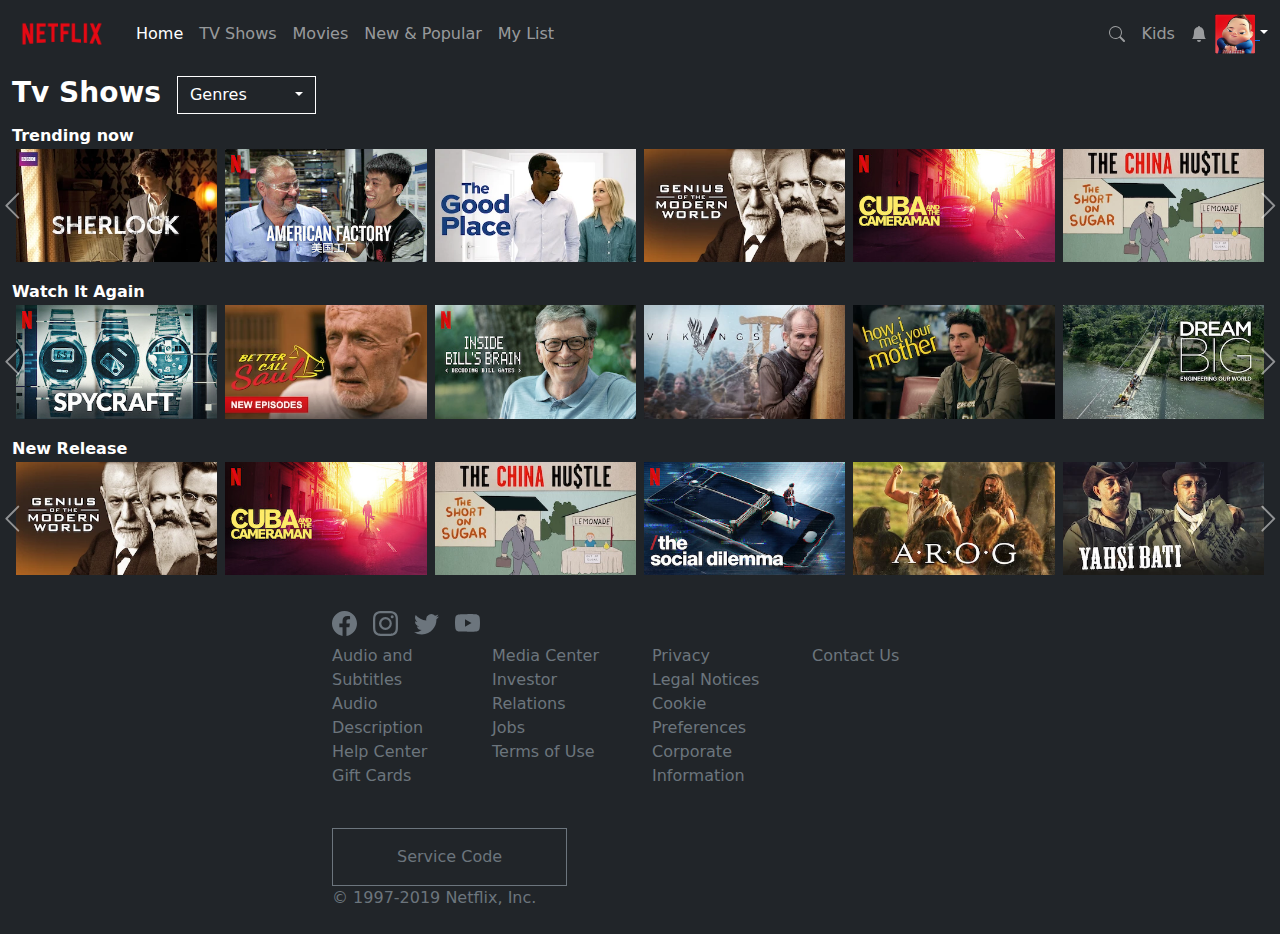
<file: index.html>
<!DOCTYPE html>
<html lang="en">
  <head>
    <meta charset="UTF-8" />
    <meta name="viewport" content="width=device-width, initial-scale=1.0" />
    <link
      href="https://cdn.jsdelivr.net/npm/bootstrap@5.3.3/dist/css/bootstrap.min.css"
      rel="stylesheet"
      integrity="sha384-QWTKZyjpPEjISv5WaRU9OFeRpok6YctnYmDr5pNlyT2bRjXh0JMhjY6hW+ALEwIH"
      crossorigin="anonymous"/>
    <link rel="stylesheet" href="https://cdn.jsdelivr.net/npm/bootstrap-icons@1.11.3/font/bootstrap-icons.min.css" />
    <link rel="stylesheet" href="./style.css">
    <title>NETFLIX CLONE</title>
  </head>

  <body class="bg-dark">
    <header>
        <nav class="navbar navbar-expand-lg navbar-dark bg-dark">
            <div class="container-fluid">
                <!-- Logo o brand -->
                <a class="navbar-brand" href="#">
                    <img src="./Netflix-assets/assets/netflix_logo.png" alt="Netflix Logo" width="100" height="auto">
                </a>
        
                <!-- Bottone per il menu a tendina su dispositivi mobili -->
                <button class="navbar-toggler" type="button" data-bs-toggle="collapse" data-bs-target="#navbarNav" aria-controls="navbarNav" aria-expanded="false" aria-label="Toggle navigation">
                    <span class="navbar-toggler-icon"></span>
                </button>
        
                <!-- Contenuto della navbar -->
                <div class="collapse navbar-collapse" id="navbarNav">
                    <ul class="navbar-nav me-auto mb-2 mb-lg-0">
                        <li class="nav-item">
                            <a class="nav-link active" aria-current="page" href="#">Home</a>
                        </li>
                        <li class="nav-item">
                            <a class="nav-link" href="#">TV Shows</a>
                        </li>
                        <li class="nav-item">
                            <a class="nav-link" href="#">Movies</a>
                        </li>
                        <li class="nav-item">
                            <a class="nav-link" href="#">New & Popular</a>
                        </li>
                        <li class="nav-item">
                            <a class="nav-link" href="#">My List</a>
                        </li>
                    </ul>
        
                    <!-- Elementi allineati a destra -->

                    <ul class="navbar-nav ms-auto">
                        <li class="nav-item">
                            <a class="nav-link" href="#">
                                <svg xmlns="http://www.w3.org/2000/svg" width="16" height="16" fill="currentColor" class="bi bi-search" viewBox="0 0 16 16">
                                    <path d="M11.742 10.344a6.5 6.5 0 1 0-1.397 1.398h-.001q.044.06.098.115l3.85 3.85a1 1 0 0 0 1.415-1.414l-3.85-3.85a1 1 0 0 0-.115-.1zM12 6.5a5.5 5.5 0 1 1-11 0 5.5 5.5 0 0 1 11 0"/>
                                </svg>
                            </a>
                        </li>
                        <li class="nav-item">
                            <a class="nav-link" href="#">Kids</a>
                        </li>
                        <li class="nav-item">
                            <a class="nav-link" href="#">
                                <svg xmlns="http://www.w3.org/2000/svg" width="16" height="16" fill="currentColor" class="bi bi-bell-fill" viewBox="0 0 16 16">
                                    <path d="M8 16a2 2 0 0 0 2-2H6a2 2 0 0 0 2 2m.995-14.901a1 1 0 1 0-1.99 0A5 5 0 0 0 3 6c0 1.098-.5 6-2 7h14c-1.5-1-2-5.902-2-7 0-2.42-1.72-4.44-4.005-4.901"/>
                                  </svg>
                            </a>
                        </li>
                        <li class="nav-item">
                            <div class="dropdown">
                                <!-- Immagine del profilo (pulsante del dropdown) -->
                                <a class="dropdown-toggle" href="#" role="button" data-bs-toggle="dropdown" aria-expanded="false">
                                    <!--  -->
                                    <img src="./Netflix-assets/assets/avatar.png" alt="avatar" class="avatar-img img-fluid" >
                                </a>
                                <!-- Menu a tendina personalizzato -->
                                <ul class="dropdown-menu dropdown-menu-end bg-dark text-secondary rounded-0 border border-white shadow">
                                    <li>
                                        <a class="dropdown-item text-white" href="#">
                                            <img id="kids-icon" src="./Netflix-assets/assets/kids_icon.png" alt="kids_icon">
                                        </a>
                                    </li>
                                    <li class="d-flex align-items-center px-2">
                                        <svg xmlns="http://www.w3.org/2000/svg" width="16" height="16" fill="currentColor" class="bi bi-pencil" viewBox="0 0 16 16">
                                            <path d="M12.146.146a.5.5 0 0 1 .708 0l3 3a.5.5 0 0 1 0 .708l-10 10a.5.5 0 0 1-.168.11l-5 2a.5.5 0 0 1-.65-.65l2-5a.5.5 0 0 1 .11-.168zM11.207 2.5 13.5 4.793 14.793 3.5 12.5 1.207zm1.586 3L10.5 3.207 4 9.707V10h.5a.5.5 0 0 1 .5.5v.5h.5a.5.5 0 0 1 .5.5v.5h.293zm-9.761 5.175-.106.106-1.528 3.821 3.821-1.528.106-.106A.5.5 0 0 1 5 12.5V12h-.5a.5.5 0 0 1-.5-.5V11h-.5a.5.5 0 0 1-.468-.325"/>
                                        </svg>
                                        <a class="dropdown-item text-white" href="./profile.html">Manage Profiles</a>
                                    </li>

                                    <li class="d-flex align-items-center px-2">
                                        <svg xmlns="http://www.w3.org/2000/svg" fill="none" role="img" viewBox="0 0 24 24" width="24" height="24" data-icon="ProfileArrowStandard" aria-hidden="true">
                                            <path fill-rule="evenodd" clip-rule="evenodd" d="M6 1C3.79086 1 2 2.79086 2 5V17C2 19.2091 3.79086 21 6 21H9.58579L8.29289 22.2929L9.70711 23.7071L12.7071 20.7071C13.0976 20.3166 13.0976 19.6834 12.7071 19.2929L9.70711 16.2929L8.29289 17.7071L9.58579 19H6C4.89543 19 4 18.1046 4 17V5C4 3.89543 4.89543 3 6 3H18C19.1046 3 20 3.89543 20 5V17C20 18.1046 19.1046 19 18 19H15V21H18C20.2091 21 22 19.2091 22 17V5C22 2.79086 20.2091 1 18 1H6ZM7.5 10C8.32843 10 9 9.32843 9 8.5C9 7.67157 8.32843 7 7.5 7C6.67157 7 6 7.67157 6 8.5C6 9.32843 6.67157 10 7.5 10ZM18 8.5C18 9.32843 17.3284 10 16.5 10C15.6716 10 15 9.32843 15 8.5C15 7.67157 15.6716 7 16.5 7C17.3284 7 18 7.67157 18 8.5ZM16.402 12.1985C15.7973 12.6498 14.7579 13 13.5 13C12.2421 13 11.2027 12.6498 10.598 12.1985L9.40195 13.8015C10.4298 14.5684 11.9192 15 13.5 15C15.0808 15 16.5702 14.5684 17.598 13.8015L16.402 12.1985Z" fill="currentColor"></path>
                                        </svg>
                                        <a class="dropdown-item text-white" href="#">Transfer Profile</a>
                                    </li>

                                    <li class="d-flex align-items-center px-2">
                                        <svg xmlns="http://www.w3.org/2000/svg" width="16" height="16" fill="currentColor" class="bi bi-person" viewBox="0 0 16 16">
                                            <path d="M8 8a3 3 0 1 0 0-6 3 3 0 0 0 0 6m2-3a2 2 0 1 1-4 0 2 2 0 0 1 4 0m4 8c0 1-1 1-1 1H3s-1 0-1-1 1-4 6-4 6 3 6 4m-1-.004c-.001-.246-.154-.986-.832-1.664C11.516 10.68 10.289 10 8 10s-3.516.68-4.168 1.332c-.678.678-.83 1.418-.832 1.664z"/>
                                        </svg>
                                        <a class="dropdown-item text-white" href="#">Account</a>
                                    </li>
                                    <li class="d-flex align-items-center px-2">
                                        <svg xmlns="http://www.w3.org/2000/svg" width="16" height="16" fill="currentColor" class="bi bi-question-circle" viewBox="0 0 16 16">
                                            <path d="M8 15A7 7 0 1 1 8 1a7 7 0 0 1 0 14m0 1A8 8 0 1 0 8 0a8 8 0 0 0 0 16"/>
                                            <path d="M5.255 5.786a.237.237 0 0 0 .241.247h.825c.138 0 .248-.113.266-.25.09-.656.54-1.134 1.342-1.134.686 0 1.314.343 1.314 1.168 0 .635-.374.927-.965 1.371-.673.489-1.206 1.06-1.168 1.987l.003.217a.25.25 0 0 0 .25.246h.811a.25.25 0 0 0 .25-.25v-.105c0-.718.273-.927 1.01-1.486.609-.463 1.244-.977 1.244-2.056 0-1.511-1.276-2.241-2.673-2.241-1.267 0-2.655.59-2.75 2.286m1.557 5.763c0 .533.425.927 1.01.927.609 0 1.028-.394 1.028-.927 0-.552-.42-.94-1.029-.94-.584 0-1.009.388-1.009.94"/>
                                        </svg>
                                        <a class="dropdown-item text-white" href="#">Help Center</a>
                                    </li>
                                    <li><hr class="dropdown-divider bg-white"></li>
                                    <li><a class="dropdown-item text-white" href="#">Sign Out of Netflix</a></li>
                                </ul>
                            </div>
                        </li>
                    </ul>
                </div>
            </div>
        </nav>
    </header>
    <!-- ---------------------------------------- -->
    <main>
      <section>
        <div class="container-fluid py-2">

          <div class="d-flex gap-3">
            <h1 class="text-white fs-3 fw-bold mb-0 pb-3">Tv Shows</h1>

            <div class="dropdown">
              <button class="btn bg-dark text-white rounded-0 border border-white dropdown-toggle" type="button" data-bs-toggle="dropdown" aria-expanded="false">Genres</button>
              <ul class="dropdown-menu bg-dark text-white rounded-0 border border-white shadow">
                <li><a class="dropdown-item text-white" href="#">Teen</a></li>
                <li><a class="dropdown-item text-white" href="#">Anime</a></li>
                <li><a class="dropdown-item text-white" href="#">Action</a></li>
                <li><a class="dropdown-item text-white" href="#">Kids</a></li>
                <li><a class="dropdown-item text-white" href="#">British</a></li>
                <li><a class="dropdown-item text-white" href="#">Comedies</a></li>
                <li><a class="dropdown-item text-white" href="#">Docuseries</a></li>
                <li><a class="dropdown-item text-white" href="#">Dramas</a></li>
                <li><a class="dropdown-item text-white" href="#">European</a></li>
                <li><a class="dropdown-item text-white" href="#">Sci-Fi & Fantasy</a></li>
                <li><a class="dropdown-item text-white" href="#">Mystery & Thriller</a></li>
                <li><a class="dropdown-item text-white" href="#">Horror</a></li>
                <li><a class="dropdown-item text-white" href="#">International</a></li>
                <li><a class="dropdown-item text-white" href="#">Italian</a></li>
                <li><a class="dropdown-item text-white" href="#">Reality & Talk Shows</a></li>
                <li><a class="dropdown-item text-white" href="#">Romantic</a></li>
                <li><a class="dropdown-item text-white" href="#">Science & Nature</a></li>
                <li><a class="dropdown-item text-white" href="#">Sports</a></li>
                <li><a class="dropdown-item text-white" href="#">Thriller</a></li>
                <li><a class="dropdown-item text-white" href="#">USA</a></li>
              </ul>
            </div>
          </div>
          <!-- ------------------------------------------------- -->
          <h2 class="text-white fs-6 fw-bold mb-0">Trending now</h2>
          <div id="trending-now" class="carousel slide">
            <div class="carousel-inner">
              <div class="carousel-item active">
                <div class="container-fluid">
                  <div class="row">
                    <div class="col-lg-2 col-md-4 col-sm-6 p-1">
                      <img src="./Netflix-assets/assets/media/media0.webp" class="d-block w-100 img-fluid" alt="..." />
                    </div>
                    <div class="col-lg-2 col-md-4 col-sm-6 p-1">
                      <img src="./Netflix-assets/assets/media/media1.jpg" class="d-block w-100 img-fluid" alt="..." />
                    </div>
                    <div class="col-lg-2 col-md-4 col-sm-6 p-1">
                      <img src="./Netflix-assets/assets/media/media2.webp" class="d-block w-100 img-fluid" alt="..." />
                    </div>
                    <div class="col-lg-2 col-md-4 col-sm-6 p-1">
                      <img src="./Netflix-assets/assets/media/media3.webp" class="d-block w-100 img-fluid" alt="..." />
                    </div>
                    <div class="col-lg-2 col-md-4 col-sm-6 p-1">
                      <img src="./Netflix-assets/assets/media/media4.jpg" class="d-block w-100 img-fluid" alt="..." />
                    </div>
                    <div class="col-lg-2 col-md-4 col-sm-6 p-1">
                      <img src="./Netflix-assets/assets/media/media5.webp" class="d-block w-100 img-fluid" alt="..." />
                    </div>
                  </div>
                </div>
              </div>
              <div class="carousel-item">
                <div class="container-fluid">
                  <div class="row">
                    <div class="col-lg-2 col-md-4 col-sm-6 p-1">
                      <img src="./Netflix-assets/assets/media/media6.jpg" class="d-block w-100 img-fluid" alt="..." />
                    </div>
                    <div class="col-lg-2 col-md-4 col-sm-6 p-1">
                      <img src="./Netflix-assets/assets/media/media7.webp" class="d-block w-100 img-fluid" alt="..." />
                    </div>
                    <div class="col-lg-2 col-md-4 col-sm-6 p-1">
                      <img src="./Netflix-assets/assets/media/media8.webp" class="d-block w-100 img-fluid" alt="..." />
                    </div>
                    <div class="col-lg-2 col-md-4 col-sm-6 p-1">
                      <img src="./Netflix-assets/assets/media/media9.jpg" class="d-block w-100 img-fluid" alt="..." />
                    </div>
                    <div class="col-lg-2 col-md-4 col-sm-6 p-1">
                      <img src="./Netflix-assets/assets/media/media10.jpg" class="d-block w-100 img-fluid" alt="..." />
                    </div>
                    <div class="col-lg-2 col-md-4 col-sm-6 p-1">
                      <img src="./Netflix-assets/assets/media/media11.jpg" class="d-block w-100 img-fluid" alt="..." />
                    </div>
                  </div>
                </div>
              </div>
              <div class="carousel-item">
                <div class="container-fluid">
                  <div class="row">
                    <div class="col-lg-2 col-md-4 col-sm-6 p-1 p-1">
                      <img src="./Netflix-assets/assets/media/media12.jpg" class="d-block w-100 img-fluid" alt="..." />
                    </div>
                    <div class="col-lg-2 col-md-4 col-sm-6 p-1 p-1">
                      <img src="./Netflix-assets/assets/media/media13.jpg" class="d-block w-100 img-fluid" alt="..." />
                    </div>
                    <div class="col-lg-2 col-md-4 col-sm-6 p-1 p-1">
                      <img src="./Netflix-assets/assets/media/media14.webp" class="d-block w-100 img-fluid" alt="..." />
                    </div>
                    <div class="col-lg-2 col-md-4 col-sm-6 p-1 p-1">
                      <img src="./Netflix-assets/assets/media/media15.jpg" class="d-block w-100 img-fluid" alt="..." />
                    </div>
                    <div class="col-lg-2 col-md-4 col-sm-6 p-1 p-1">
                      <img src="./Netflix-assets/assets/media/media16.webp" class="d-block w-100 img-fluid" alt="..." />
                    </div>
                    <div class="col-lg-2 col-md-4 col-sm-6 p-1 p-1">
                      <img src="./Netflix-assets/assets/media/media17.jpg" class="d-block w-100 img-fluid" alt="..." />
                    </div>
                  </div>
                </div>
              </div>
            </div>
            <button class="carousel-control-prev top-50 start-0 translate-middle" type="button" data-bs-target="#trending-now" data-bs-slide="prev">
              <span class="carousel-control-prev-icon w-25" aria-hidden="true"></span>
              <span class="visually-hidden">Previous</span>
            </button>
            <button class="carousel-control-next top-50 start-100 translate-middle" type="button" data-bs-target="#trending-now" data-bs-slide="next">
              <span class="carousel-control-next-icon w-25" aria-hidden="true"></span>
              <span class="visually-hidden">Next</span>
            </button>
          </div>
        </div>

        <div class="container-fluid py-2">
          <h2 class="text-white fs-6 fw-bold mb-0">Watch It Again</h2>
          <div id="watch-it-again" class="carousel slide">
            <div class="carousel-inner">
              <div class="carousel-item active">
                <div class="container-fluid">
                  <div class="row">
                    <div class="col-lg-2 col-md-4 col-sm-6 p-1">
                      <img src="./Netflix-assets/assets/media/media18.jpg" class="d-block w-100 img-fluid" alt="..." />
                    </div>
                    <div class="col-lg-2 col-md-4 col-sm-6 p-1">
                      <img src="./Netflix-assets/assets/media/media19.webp" class="d-block w-100 img-fluid" alt="..." />
                    </div>
                    <div class="col-lg-2 col-md-4 col-sm-6 p-1">
                      <img src="./Netflix-assets/assets/media/media20.jpg" class="d-block w-100 img-fluid" alt="..." />
                    </div>
                    <div class="col-lg-2 col-md-4 col-sm-6 p-1">
                      <img src="./Netflix-assets/assets/media/media21.webp" class="d-block w-100 img-fluid" alt="..." />
                    </div>
                    <div class="col-lg-2 col-md-4 col-sm-6 p-1">
                      <img src="./Netflix-assets/assets/media/media22.webp" class="d-block w-100 img-fluid" alt="..." />
                    </div>
                    <div class="col-lg-2 col-md-4 col-sm-6 p-1">
                      <img src="./Netflix-assets/assets/media/media23.webp" class="d-block w-100 img-fluid" alt="..." />
                    </div>
                  </div>
                </div>
              </div>
              <div class="carousel-item">
                <div class="container-fluid">
                  <div class="row">
                    <div class="col-lg-2 col-md-4 col-sm-6 p-1">
                      <img src="./Netflix-assets/assets/media/media24.jpg" class="d-block w-100 img-fluid" alt="..." />
                    </div>
                    <div class="col-lg-2 col-md-4 col-sm-6 p-1">
                      <img src="./Netflix-assets/assets/media/media25.webp" class="d-block w-100 img-fluid" alt="..." />
                    </div>
                    <div class="col-lg-2 col-md-4 col-sm-6 p-1">
                      <img src="./Netflix-assets/assets/media/media26.webp" class="d-block w-100 img-fluid" alt="..." />
                    </div>
                    <div class="col-lg-2 col-md-4 col-sm-6 p-1">
                      <img src="./Netflix-assets/assets/media/media27.jpg" class="d-block w-100 img-fluid" alt="..." />
                    </div>
                    <div class="col-lg-2 col-md-4 col-sm-6 p-1">
                      <img src="./Netflix-assets/assets/media/media28.jpg" class="d-block w-100 img-fluid" alt="..." />
                    </div>
                    <div class="col-lg-2 col-md-4 col-sm-6 p-1">
                      <img src="./Netflix-assets/assets/media/media29.jpg" class="d-block w-100 img-fluid" alt="..." />
                    </div>
                  </div>
                </div>
              </div>
              <div class="carousel-item">
                <div class="container-fluid">
                  <div class="row">
                    <div class="col-lg-2 col-md-4 col-sm-6 p-1">
                      <img src="./Netflix-assets/assets/media/media30.jpg" class="d-block w-100 img-fluid" alt="..." />
                    </div>
                    <div class="col-lg-2 col-md-4 col-sm-6 p-1">
                      <img src="./Netflix-assets/assets/media/media31.webp" class="d-block w-100 img-fluid" alt="..." />
                    </div>
                    <div class="col-lg-2 col-md-4 col-sm-6 p-1">
                      <img src="./Netflix-assets/assets/media/media32.jpg" class="d-block w-100 img-fluid" alt="..." />
                    </div>
                    <div class="col-lg-2 col-md-4 col-sm-6 p-1">
                      <img src="./Netflix-assets/assets/media/media0.webp" class="d-block w-100 img-fluid" alt="..." />
                    </div>
                    <div class="col-lg-2 col-md-4 col-sm-6 p-1">
                      <img src="./Netflix-assets/assets/media/media1.jpg" class="d-block w-100 img-fluid" alt="..." />
                    </div>
                    <div class="col-lg-2 col-md-4 col-sm-6 p-1">
                      <img src="./Netflix-assets/assets/media/media2.webp" class="d-block w-100 img-fluid" alt="..." />
                    </div>
                  </div>
                </div>
              </div>
            </div>
            <button class="carousel-control-prev top-50 start-0 translate-middle" type="button" data-bs-target="#watch-it-again" data-bs-slide="prev">
              <span class="carousel-control-prev-icon w-25" aria-hidden="true"></span>
              <span class="visually-hidden">Previous</span>
            </button>
            <button
              class="carousel-control-next top-50 start-100 translate-middle"
              type="button"
              data-bs-target="#watch-it-again"
              data-bs-slide="next"
            >
              <span class="carousel-control-next-icon w-25" aria-hidden="true"></span>
              <span class="visually-hidden">Next</span>
            </button>
          </div>
        </div>

        <div class="container-fluid py-2">
          <h2 class="text-white fs-6 fw-bold mb-0">New Release</h2>
          <div id="new-release" class="carousel slide">
            <div class="carousel-inner">
              <div class="carousel-item active">
                <div class="container-fluid">
                  <div class="row">
                    <div class="col-lg-2 col-md-4 col-sm-6 p-1">
                      <img src="./Netflix-assets/assets/media/media3.webp" class="d-block w-100 img-fluid" alt="..." />
                    </div>
                    <div class="col-lg-2 col-md-4 col-sm-6 p-1">
                      <img src="./Netflix-assets/assets/media/media4.jpg" class="d-block w-100 img-fluid" alt="..." />
                    </div>
                    <div class="col-lg-2 col-md-4 col-sm-6 p-1">
                      <img src="./Netflix-assets/assets/media/media5.webp" class="d-block w-100 img-fluid" alt="..." />
                    </div>
                    <div class="col-lg-2 col-md-4 col-sm-6 p-1">
                      <img src="./Netflix-assets/assets/media/media6.jpg" class="d-block w-100 img-fluid" alt="..." />
                    </div>
                    <div class="col-lg-2 col-md-4 col-sm-6 p-1">
                      <img src="./Netflix-assets/assets/media/media7.webp" class="d-block w-100 img-fluid" alt="..." />
                    </div>
                    <div class="col-lg-2 col-md-4 col-sm-6 p-1">
                      <img src="./Netflix-assets/assets/media/media8.webp" class="d-block w-100 img-fluid" alt="..." />
                    </div>
                  </div>
                </div>
              </div>
              <div class="carousel-item">
                <div class="container-fluid">
                  <div class="row">
                    <div class="col-lg-2 col-md-4 col-sm-6 p-1">
                      <img src="./Netflix-assets/assets/media/media9.jpg" class="d-block w-100 img-fluid" alt="..." />
                    </div>
                    <div class="col-lg-2 col-md-4 col-sm-6 p-1">
                      <img src="./Netflix-assets/assets/media/media10.jpg" class="d-block w-100 img-fluid" alt="..." />
                    </div>
                    <div class="col-lg-2 col-md-4 col-sm-6 p-1">
                      <img src="./Netflix-assets/assets/media/media11.jpg" class="d-block w-100 img-fluid" alt="..." />
                    </div>
                    <div class="col-lg-2 col-md-4 col-sm-6 p-1">
                      <img src="./Netflix-assets/assets/media/media12.jpg" class="d-block w-100 img-fluid" alt="..." />
                    </div>
                    <div class="col-lg-2 col-md-4 col-sm-6 p-1">
                      <img src="./Netflix-assets/assets/media/media13.jpg" class="d-block w-100 img-fluid" alt="..." />
                    </div>
                    <div class="col-lg-2 col-md-4 col-sm-6 p-1">
                      <img src="./Netflix-assets/assets/media/media14.webp" class="d-block w-100 img-fluid" alt="..." />
                    </div>
                  </div>
                </div>
              </div>
              <div class="carousel-item">
                <div class="container-fluid">
                  <div class="row">
                    <div class="col-lg-2 col-md-4 col-sm-6 p-1">
                      <img src="./Netflix-assets/assets/media/media15.jpg" class="d-block w-100 img-fluid" alt="..." />
                    </div>
                    <div class="col-lg-2 col-md-4 col-sm-6 p-1">
                      <img src="./Netflix-assets/assets/media/media16.webp" class="d-block w-100 img-fluid" alt="..." />
                    </div>
                    <div class="col-lg-2 col-md-4 col-sm-6 p-1">
                      <img src="./Netflix-assets/assets/media/media17.jpg" class="d-block w-100 img-fluid" alt="..." />
                    </div>
                    <div class="col-lg-2 col-md-4 col-sm-6 p-1">
                      <img src="./Netflix-assets/assets/media/media18.jpg" class="d-block w-100 img-fluid" alt="..." />
                    </div>
                    <div class="col-lg-2 col-md-4 col-sm-6 p-1">
                      <img src="./Netflix-assets/assets/media/media19.webp" class="d-block w-100 img-fluid" alt="..." />
                    </div>
                    <div class="col-lg-2 col-md-4 col-sm-6 p-1">
                      <img src="./Netflix-assets/assets/media/media20.jpg" class="d-block w-100 img-fluid" alt="..." />
                    </div>
                  </div>
                </div>
              </div>
            </div>
            <button class="carousel-control-prev top-50 start-0 translate-middle" type="button" data-bs-target="#new-release" data-bs-slide="prev">
              <span class="carousel-control-prev-icon w-25" aria-hidden="true"></span>
              <span class="visually-hidden">Previous</span>
            </button>
            <button class="carousel-control-next top-50 start-100 translate-middle" type="button" data-bs-target="#new-release" data-bs-slide="next">
              <span class="carousel-control-next-icon w-25" aria-hidden="true"></span>
              <span class="visually-hidden">Next</span>
            </button>
          </div>
        </div>
      </section>
    </main>
    <!-- ---------------------------------------- -->
    <footer class="footer text-secondary py-4 ">
        <div class="container mx-auto">
            <div class="d-flex gap-3 mb-2">
                <svg xmlns="http://www.w3.org/2000/svg" width="25" height="25" fill="currentColor" class="bi bi-facebook" viewBox="0 0 16 16">
                    <path d="M16 8.049c0-4.446-3.582-8.05-8-8.05C3.58 0-.002 3.603-.002 8.05c0 4.017 2.926 7.347 6.75 7.951v-5.625h-2.03V8.05H6.75V6.275c0-2.017 1.195-3.131 3.022-3.131.876 0 1.791.157 1.791.157v1.98h-1.009c-.993 0-1.303.621-1.303 1.258v1.51h2.218l-.354 2.326H9.25V16c3.824-.604 6.75-3.934 6.75-7.951"/>
                  </svg>
                  <svg xmlns="http://www.w3.org/2000/svg" width="25" height="25" fill="currentColor" class="bi bi-instagram" viewBox="0 0 16 16">
                    <path d="M8 0C5.829 0 5.556.01 4.703.048 3.85.088 3.269.222 2.76.42a3.9 3.9 0 0 0-1.417.923A3.9 3.9 0 0 0 .42 2.76C.222 3.268.087 3.85.048 4.7.01 5.555 0 5.827 0 8.001c0 2.172.01 2.444.048 3.297.04.852.174 1.433.372 1.942.205.526.478.972.923 1.417.444.445.89.719 1.416.923.51.198 1.09.333 1.942.372C5.555 15.99 5.827 16 8 16s2.444-.01 3.298-.048c.851-.04 1.434-.174 1.943-.372a3.9 3.9 0 0 0 1.416-.923c.445-.445.718-.891.923-1.417.197-.509.332-1.09.372-1.942C15.99 10.445 16 10.173 16 8s-.01-2.445-.048-3.299c-.04-.851-.175-1.433-.372-1.941a3.9 3.9 0 0 0-.923-1.417A3.9 3.9 0 0 0 13.24.42c-.51-.198-1.092-.333-1.943-.372C10.443.01 10.172 0 7.998 0zm-.717 1.442h.718c2.136 0 2.389.007 3.232.046.78.035 1.204.166 1.486.275.373.145.64.319.92.599s.453.546.598.92c.11.281.24.705.275 1.485.039.843.047 1.096.047 3.231s-.008 2.389-.047 3.232c-.035.78-.166 1.203-.275 1.485a2.5 2.5 0 0 1-.599.919c-.28.28-.546.453-.92.598-.28.11-.704.24-1.485.276-.843.038-1.096.047-3.232.047s-2.39-.009-3.233-.047c-.78-.036-1.203-.166-1.485-.276a2.5 2.5 0 0 1-.92-.598 2.5 2.5 0 0 1-.6-.92c-.109-.281-.24-.705-.275-1.485-.038-.843-.046-1.096-.046-3.233s.008-2.388.046-3.231c.036-.78.166-1.204.276-1.486.145-.373.319-.64.599-.92s.546-.453.92-.598c.282-.11.705-.24 1.485-.276.738-.034 1.024-.044 2.515-.045zm4.988 1.328a.96.96 0 1 0 0 1.92.96.96 0 0 0 0-1.92m-4.27 1.122a4.109 4.109 0 1 0 0 8.217 4.109 4.109 0 0 0 0-8.217m0 1.441a2.667 2.667 0 1 1 0 5.334 2.667 2.667 0 0 1 0-5.334"/>
                  </svg>
                  <svg xmlns="http://www.w3.org/2000/svg" width="25" height="25" fill="currentColor" class="bi bi-twitter" viewBox="0 0 16 16">
                    <path d="M5.026 15c6.038 0 9.341-5.003 9.341-9.334q.002-.211-.006-.422A6.7 6.7 0 0 0 16 3.542a6.7 6.7 0 0 1-1.889.518 3.3 3.3 0 0 0 1.447-1.817 6.5 6.5 0 0 1-2.087.793A3.286 3.286 0 0 0 7.875 6.03a9.32 9.32 0 0 1-6.767-3.429 3.29 3.29 0 0 0 1.018 4.382A3.3 3.3 0 0 1 .64 6.575v.045a3.29 3.29 0 0 0 2.632 3.218 3.2 3.2 0 0 1-.865.115 3 3 0 0 1-.614-.057 3.28 3.28 0 0 0 3.067 2.277A6.6 6.6 0 0 1 .78 13.58a6 6 0 0 1-.78-.045A9.34 9.34 0 0 0 5.026 15"/>
                  </svg>
                  <svg xmlns="http://www.w3.org/2000/svg" width="25" height="25" fill="currentColor" class="bi bi-youtube" viewBox="0 0 16 16">
                    <path d="M8.051 1.999h.089c.822.003 4.987.033 6.11.335a2.01 2.01 0 0 1 1.415 1.42c.101.38.172.883.22 1.402l.01.104.022.26.008.104c.065.914.073 1.77.074 1.957v.075c-.001.194-.01 1.108-.082 2.06l-.008.105-.009.104c-.05.572-.124 1.14-.235 1.558a2.01 2.01 0 0 1-1.415 1.42c-1.16.312-5.569.334-6.18.335h-.142c-.309 0-1.587-.006-2.927-.052l-.17-.006-.087-.004-.171-.007-.171-.007c-1.11-.049-2.167-.128-2.654-.26a2.01 2.01 0 0 1-1.415-1.419c-.111-.417-.185-.986-.235-1.558L.09 9.82l-.008-.104A31 31 0 0 1 0 7.68v-.123c.002-.215.01-.958.064-1.778l.007-.103.003-.052.008-.104.022-.26.01-.104c.048-.519.119-1.023.22-1.402a2.01 2.01 0 0 1 1.415-1.42c.487-.13 1.544-.21 2.654-.26l.17-.007.172-.006.086-.003.171-.007A100 100 0 0 1 7.858 2zM6.4 5.209v4.818l4.157-2.408z"/>
                  </svg>
            </div>
            <div class="row">
                <!-- Colonna 1 -->
                <div class="col-md-3">
                    <ul class="list-unstyled">
                        <li><a href="#" class="text-secondary text-decoration-none">Audio and Subtitles</a></li>
                        <li><a href="#" class="text-secondary text-decoration-none">Audio Description</a></li>
                        <li><a href="#" class="text-secondary text-decoration-none">Help Center</a></li>
                        <li><a href="#" class="text-secondary text-decoration-none">Gift Cards</a></li>
                    </ul>
                </div>
    
                <!-- Colonna 2 -->
                <div class="col-md-3">
                    <ul class="list-unstyled">
                        <li><a href="#" class="text-secondary text-decoration-none">Media Center</a></li>
                        <li><a href="#" class="text-secondary text-decoration-none">Investor Relations</a></li>
                        <li><a href="#" class="text-secondary text-decoration-none">Jobs</a></li>
                        <li><a href="#" class="text-secondary text-decoration-none">Terms of Use</a></li>
                    </ul>
                </div>
    
                <!-- Colonna 3 -->
                <div class="col-md-3">
                    <ul class="list-unstyled">
                        <li><a href="#" class="text-secondary text-decoration-none">Privacy</a></li>
                        <li><a href="#" class="text-secondary text-decoration-none">Legal Notices</a></li>
                        <li><a href="#" class="text-secondary text-decoration-none">Cookie Preferences</a></li>
                        <li><a href="#" class="text-secondary text-decoration-none">Corporate Information</a></li>
                    </ul>
                </div>
    
                <!-- Colonna 4 -->
                <div class="col-md-3">
                    <ul class="list-unstyled">
                        <li><a href="#" class="text-secondary text-decoration-none">Contact Us</a></li>
                    </ul>
                </div>
            </div>
    
            <!-- Service Code e Copyright -->
            <div class="row mt-4">
                <div class="col-12">
                  <div>
                    <button type="button" class="btn btn-custom text-secondary fs-6 bg-dark border border-secondary">Service Code</button>
                  </div>
                    <p class="mb-0">© 1997-2019 Netflix, Inc.</p>
                </div>
            </div>
        </div>
    </footer>
    <!-- --------------------------------------------- -->
    <script
      src="https://cdn.jsdelivr.net/npm/bootstrap@5.3.3/dist/js/bootstrap.bundle.min.js"
      integrity="sha384-YvpcrYf0tY3lHB60NNkmXc5s9fDVZLESaAA55NDzOxhy9GkcIdslK1eN7N6jIeHz"
      crossorigin="anonymous"
    ></script>
  </body>
</html>
</file>
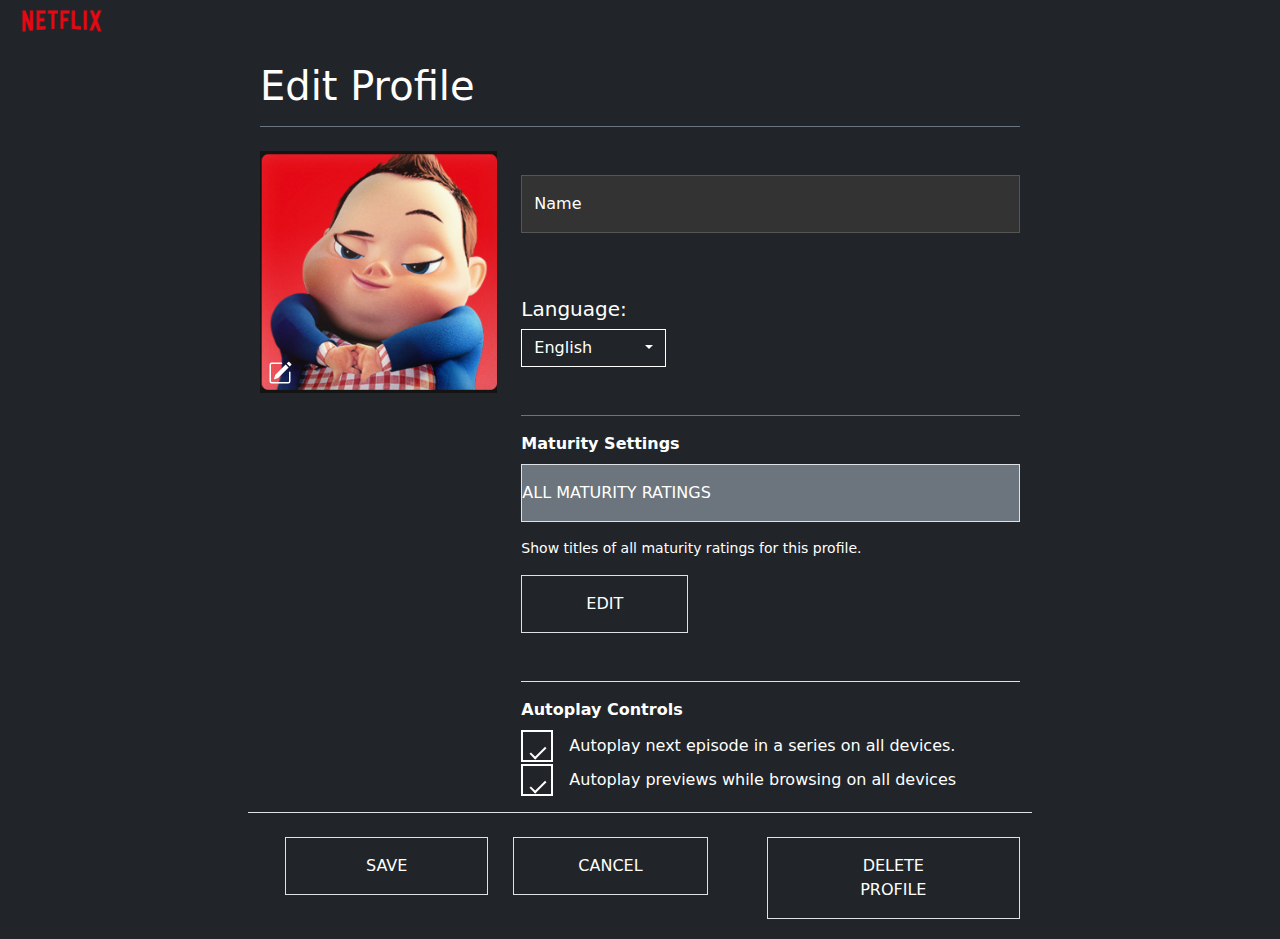
<file: profile.html>
<!DOCTYPE html>
<html lang="en">
  <head>
    <meta charset="UTF-8" />
    <meta name="viewport" content="width=device-width, initial-scale=1.0" />
    <link
      href="https://cdn.jsdelivr.net/npm/bootstrap@5.3.3/dist/css/bootstrap.min.css"
      rel="stylesheet"
      integrity="sha384-QWTKZyjpPEjISv5WaRU9OFeRpok6YctnYmDr5pNlyT2bRjXh0JMhjY6hW+ALEwIH"
      crossorigin="anonymous"
    />
    <link rel="stylesheet" href="https://cdn.jsdelivr.net/npm/bootstrap-icons@1.11.3/font/bootstrap-icons.min.css" />
    <link rel="stylesheet" href="./style.css" />
    <title>NETFLIX PROFILE</title>
  </head>

  <body class="bg-dark">
    <div class="container-fluid">
      <a class="navbar-brand" href="#">
        <img src="./Netflix-assets/assets/netflix_logo.png" alt="Netflix Logo" width="100" height="auto" />
      </a>
    </div>
    <div class="profile-container">
      <h1 class="text-white fs-1 fw-medium mb-4 border-bottom border-secondary pb-3">Edit Profile</h1>
      <div class="row">
        <div class="col-4">
          <div class="position-relative">
            <img src="./Netflix-assets/assets/avatar.png" alt="Profile Avatar" class="img-fluid w-100" />
            <!-- Icona di modifica (penna) -->
            <div class="position-absolute bottom-0 start-0 p-2">
              <svg xmlns="http://www.w3.org/2000/svg" width="24" height="24" fill="white" class="bi bi-pencil-square" viewBox="0 0 16 16">
                <path
                  d="M15.502 1.94a.5.5 0 0 1 0 .706L14.459 3.69l-2-2L13.502.646a.5.5 0 0 1 .707 0l1.293 1.293zm-1.75 2.456-2-2L4.939 9.21a.5.5 0 0 0-.121.196l-.805 2.414a.25.25 0 0 0 .316.316l2.414-.805a.5.5 0 0 0 .196-.12l6.813-6.814z"
                />
                <path
                  fill-rule="evenodd"
                  d="M1 13.5A1.5 1.5 0 0 0 2.5 15h11a1.5 1.5 0 0 0 1.5-1.5v-6a.5.5 0 0 0-1 0v6a.5.5 0 0 1-.5.5h-11a.5.5 0 0 1-.5-.5v-11a.5.5 0 0 1 .5-.5H9a.5.5 0 0 0 0-1H2.5A1.5 1.5 0 0 0 1 2.5z"
                />
              </svg>
            </div>
          </div>
        </div>
        <div class="col-8">
          <form>
            <div class="mb-3">
              <label for="profileName" class="form-label"></label>
              <input type="text" class="form-control py-3" id="profileName" value="Name" />
            </div>
            <div class="mb-3">
              <h3 class="text-white fs-5 pt-5">Language:</h3>
              <div class="dropdown border-bottom border-secondary pb-5">
                <button
                  class="btn bg-dark text-white rounded-0 border border-white dropdown-toggle"
                  type="button"
                  data-bs-toggle="dropdown"
                  aria-expanded="false"
                >
                  English
                </button>
                <ul class="dropdown-menu bg-dark text-white rounded-0 border border-white shadow">
                  <li><a class="dropdown-item text-white" href="#">Italian</a></li>
                  <li><a class="dropdown-item text-white" href="#">English</a></li>
                  <li><a class="dropdown-item text-white" href="#">Spanish</a></li>
                  <li><a class="dropdown-item text-white" href="#">French</a></li>
                </ul>
              </div>
            </div>
            <div class="mb-3">
              <p class="form-label">Maturity Settings</p>
              <div>
                <p class="text-white bg-secondary border py-3">ALL MATURITY RATINGS</p>
              </div>
              <p class="form-text text-white">Show titles of all maturity ratings for this profile.</p>
              <div class="border-bottom pb-5">
                <button type="button" class="btn btn-custom bg-dark border">EDIT</button>
              </div>
            </div>
            <div class="mb-3">
              <label class="form-label">Autoplay Controls</label>
              <!-- Prima checkbox -->
              <div class="form-check">
                <input class="form-check-input" type="checkbox" id="autoplay1" checked />
                <label class="form-check-label text-white" for="autoplay1"> Autoplay next episode in a series on all devices. </label>
              </div>
              <!-- Seconda checkbox -->
              <div class="form-check">
                <input class="form-check-input" type="checkbox" id="autoplay2" checked />
                <label class="form-check-label text-white" for="autoplay2"> Autoplay previews while browsing on all devices </label>
              </div>
            </div>
          </form>
        </div>

        <!-- ------------------------------- -->
        <div class="d-flex border-top pt-4">
          <div class="col-4">
            <form>
              <div class="d-flex justify-content-between">
                <button type="button" class="btn btn-save bg-dark border">SAVE</button>
              </div>
            </form>
          </div>

          <div class="col-4">
            <form>
              <div>
                <button type="button" class="btn btn-custom bg-dark border">CANCEL</button>
              </div>
            </form>
          </div>

          <div class="col-4">
            <form>
              <div>
                <button type="button" class="btn btn-custom bg-dark border">DELETE PROFILE</button>
              </div>
            </form>
          </div>
        </div>
      </div>
    </div>

    <script
      src="https://cdn.jsdelivr.net/npm/bootstrap@5.3.3/dist/js/bootstrap.bundle.min.js"
      integrity="sha384-YvpcrYf0tY3lHB60NNkmXc5s9fDVZLESaAA55NDzOxhy9GkcIdslK1eN7N6jIeHz"
      crossorigin="anonymous"
    ></script>
  </body>
</html>
</file>
<file: style.css>
.navbar .dropdown .dropdown-toggle::after {
  border-top-color: white ; /* Colore della freccia */
  margin-left: 0
}

/* .navbar .dropdown .dropdown-toggle.show{
    width: 100%;
  }
 */

/* Stile per l'immagine del profilo */
.avatar-img {
  width: 2.5rem; 
  height: auto; 
  object-fit: cover; 
}

#kids-icon{
    width: 2.5rem; 
    height: auto; 
    object-fit: cover; 
}

/* Aggiungi trasparenza al dropdown */
.dropdown-menu {
  background-color: rgba(0, 0, 0, 0.8) !important; 
  border: 1px solid rgba(255, 255, 255, 0.2) !important; 
  border-radius: 0 !important; 
}

.dropdown-item {
  color: white !important; 
}

.dropdown-item:hover {
  color: black !important; 
  background-color: rgba(255, 255, 255, 0.2) !important;
}

.dropdown-divider {
  border-color: rgba(255, 255, 255, 0.2) !important; 
}

footer .container{
    max-width: 50%;
}


.carousel-inner {
    overflow: visible;
}

.carousel-item img {
    transition: transform .5s;
}

.carousel-item img:hover {
    cursor: pointer;
    transform: scale(1.2);
}


/* ----------------- */

/* seconda pagina */

.dropdown-toggle::after {
    margin-left: 3em; 
}

.form-control {
    background-color: grey;
    border: 0;
    border-radius: 0;
}


.profile-container {
    max-width: 800px;
    margin: auto;
    padding: 20px;
}
.form-label {
    font-weight: bold;
    color: white;
}
.form-control, .form-select {
    background-color: #333;
    color: white;
    border: 1px solid #555;
}
.form-control:focus, .form-select:focus {
    background-color: #444;
    color: white;
    border-color: #e50914;
    box-shadow: none;
}

/* Stile per i pulsanti */

.btn-custom {
    background-color: gray; 
    border: 1px solid white; 
    border-radius: 0; 
    color: white; 
    padding: 1em 4em; 
    margin: auto; 
    transition: background-color 0.3s ease; 
}

.btn-custom:hover {
    background-color: white!important;
    color:gray;
    border: 1px solid grey
}

.btn-save {
    background-color: gray; 
    border: 1px solid white; 
    border-radius: 0; 
    color: white; 
    padding: 1em 5em; 
    margin: auto; 
    transition: background-color 0.3s ease; 
}

.btn-save:hover {
    background-color: white!important;
    color:gray;
    border: 1px solid grey
}

/* Stile checkbox */

  /* Nascondi la checkbox nativa */
  .form-check-input {
    display: none;
}

.form-check {
    padding-left: 0
}

/* Stile per la checkbox personalizzata */
.form-check-label {
    display: flex;
    align-items: center;
    cursor: pointer;
    color: white;
    position: relative; /* Aggiunto per posizionare correttamente il checkmark */
}

.form-check-label::before {
    content: "";
    display: inline-block;
    width: 2em;
    height: 2em;
    background-color: #333;
    border: 2px solid white;
    border-radius: 0;
    margin-right: 1em;
    cursor: pointer;
    position: relative; /* Aggiunto per posizionare correttamente il checkmark */
}

/* Stile quando la checkbox è selezionata */
.form-check-input:checked + .form-check-label::before {
    background-color: #e5091400; 
    border-color: white;
}

/* Icona di spunta (checkmark) */
.form-check-input:checked + .form-check-label::after {
    content: "";
    display: inline-block;
    position: absolute;
    left: 0.8em; 
    top: 0.8em;
    width: 0.5em;
    height: 1em;
    border: solid white;
    border-width: 0 2px 2px 0;
    transform: rotate(45deg);
}
</file>
